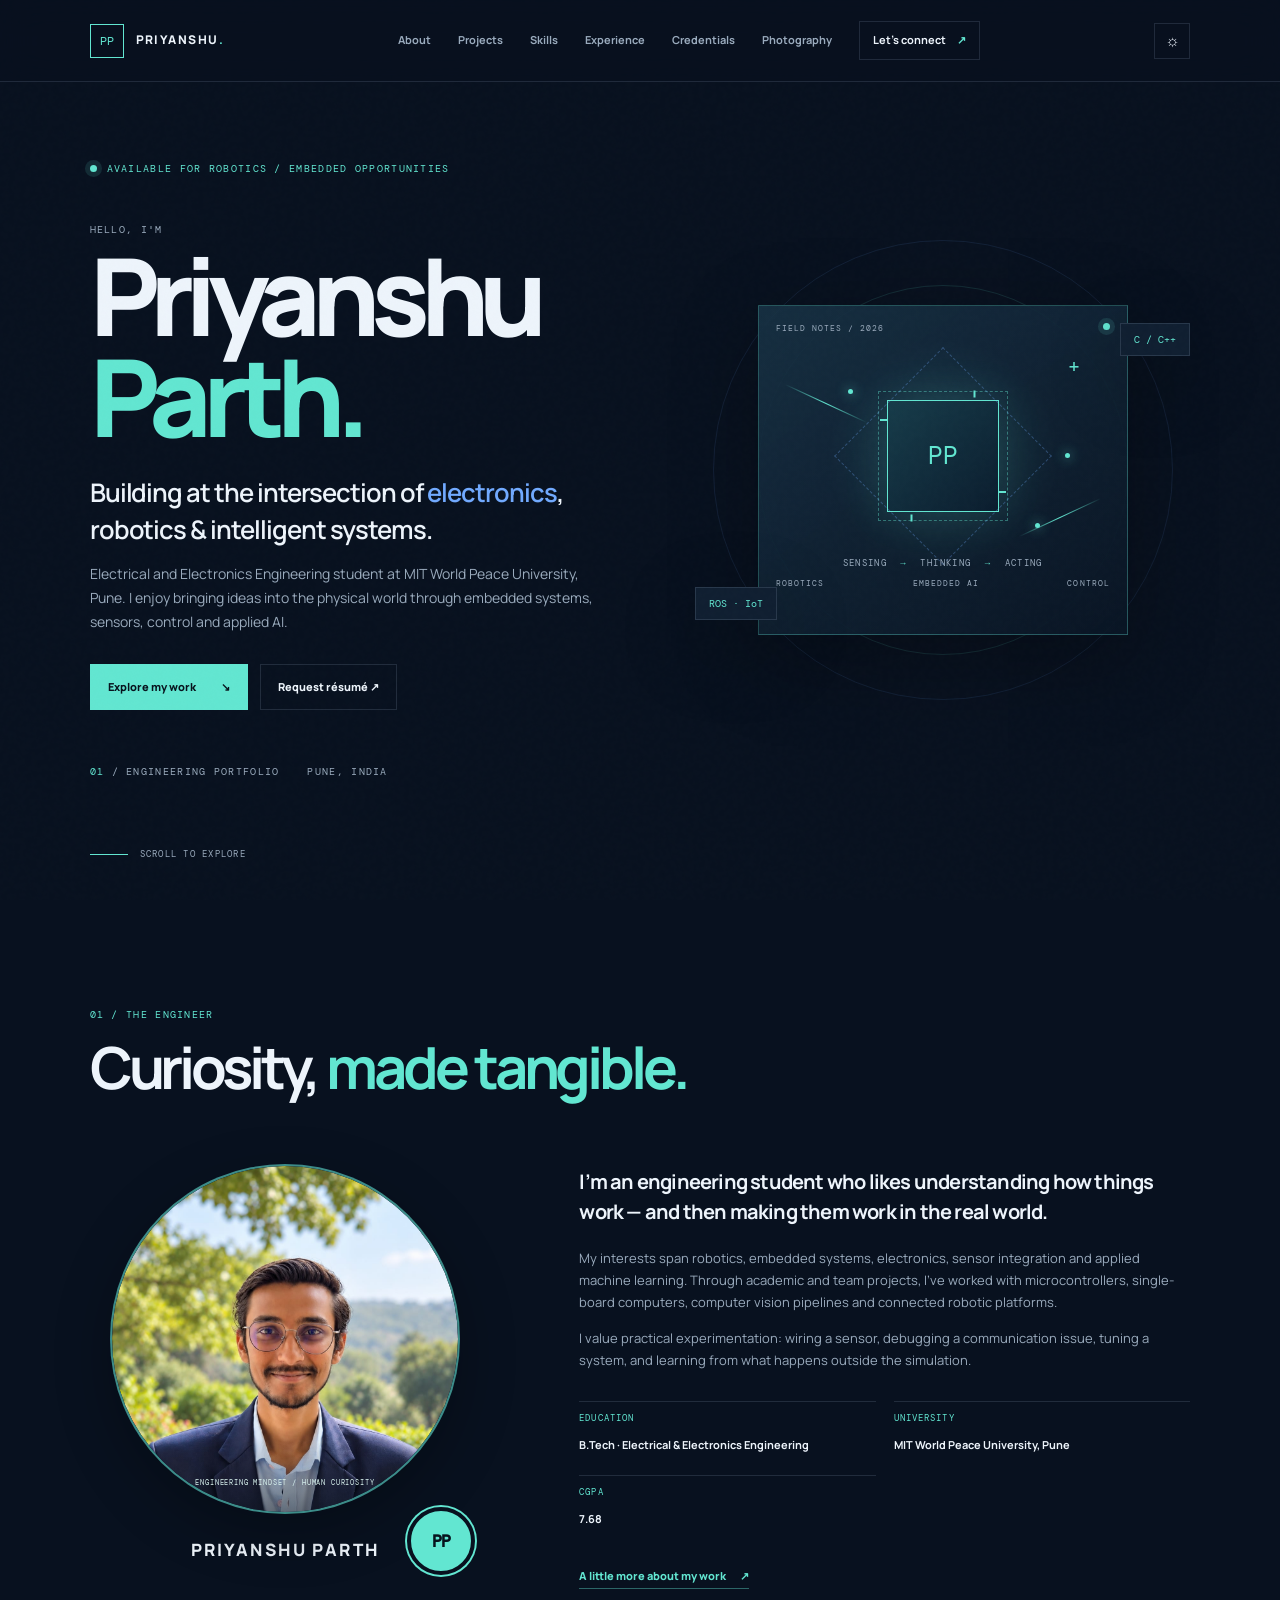
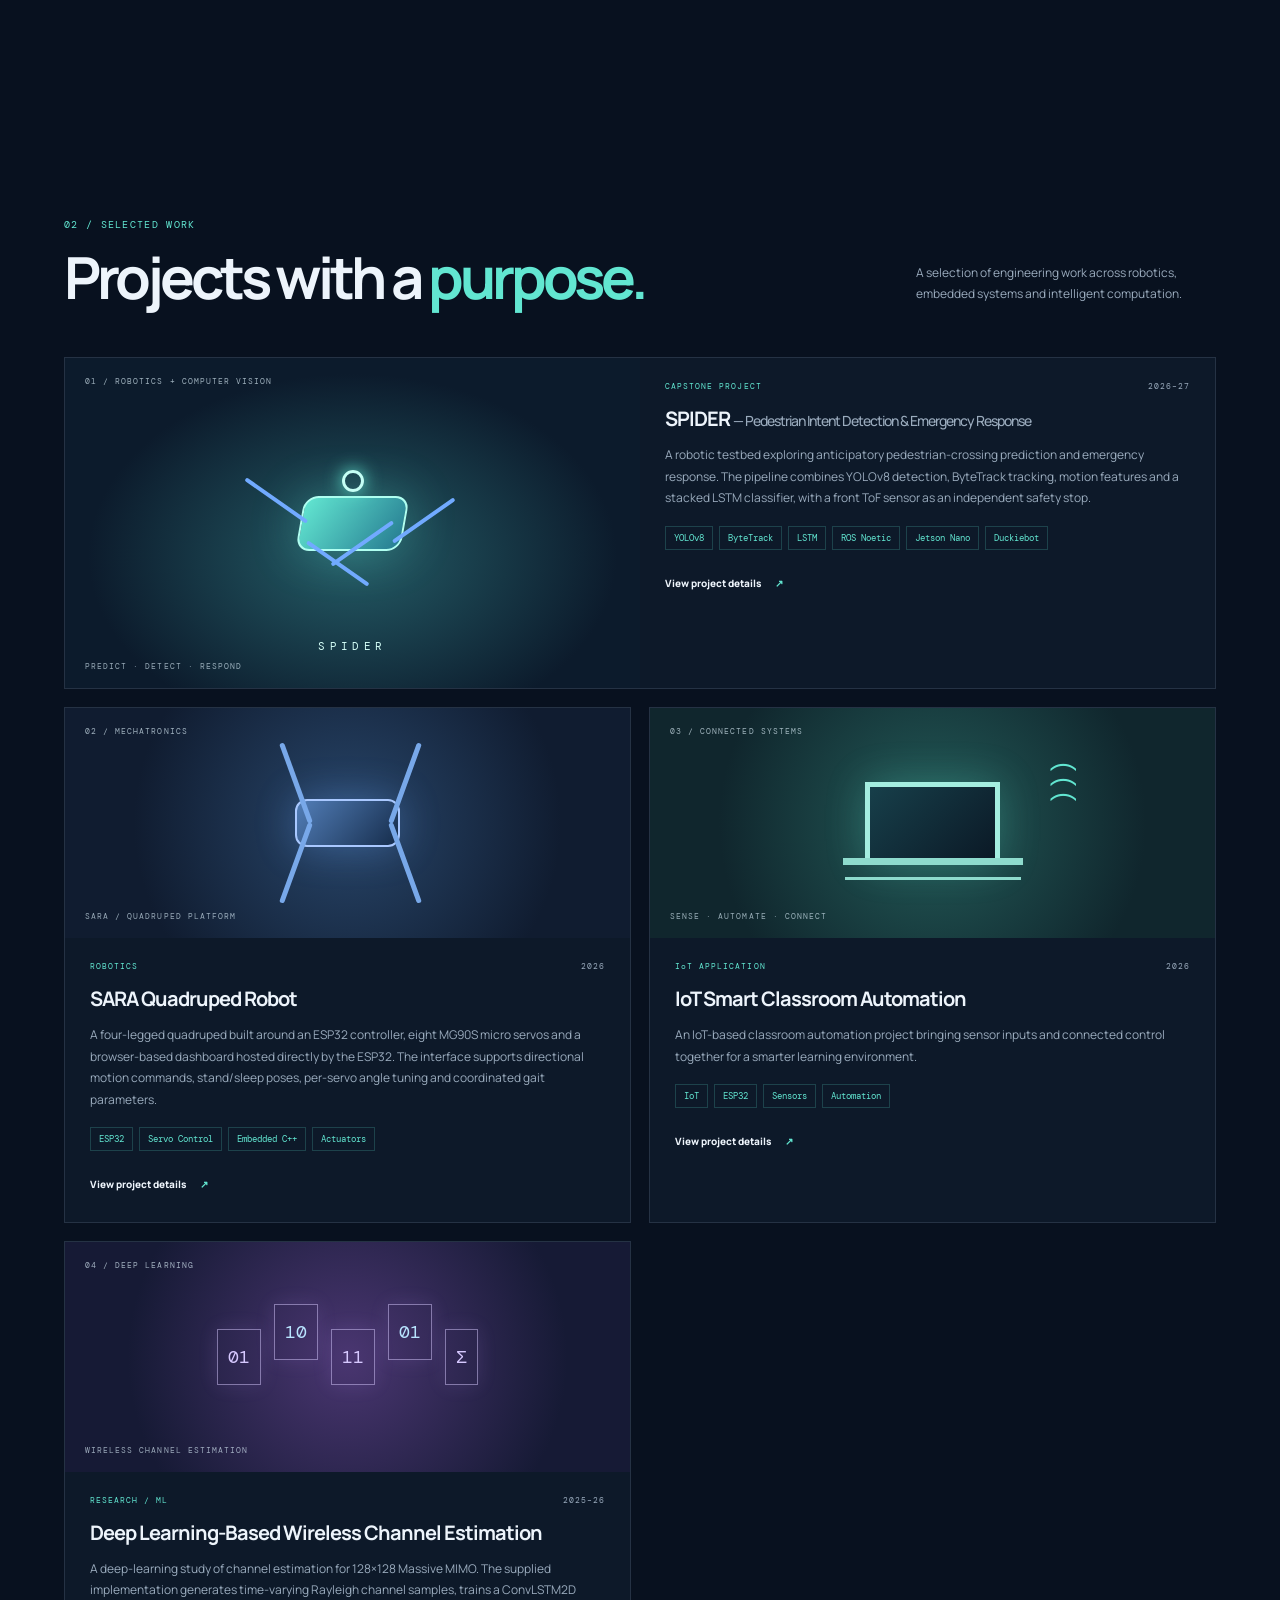
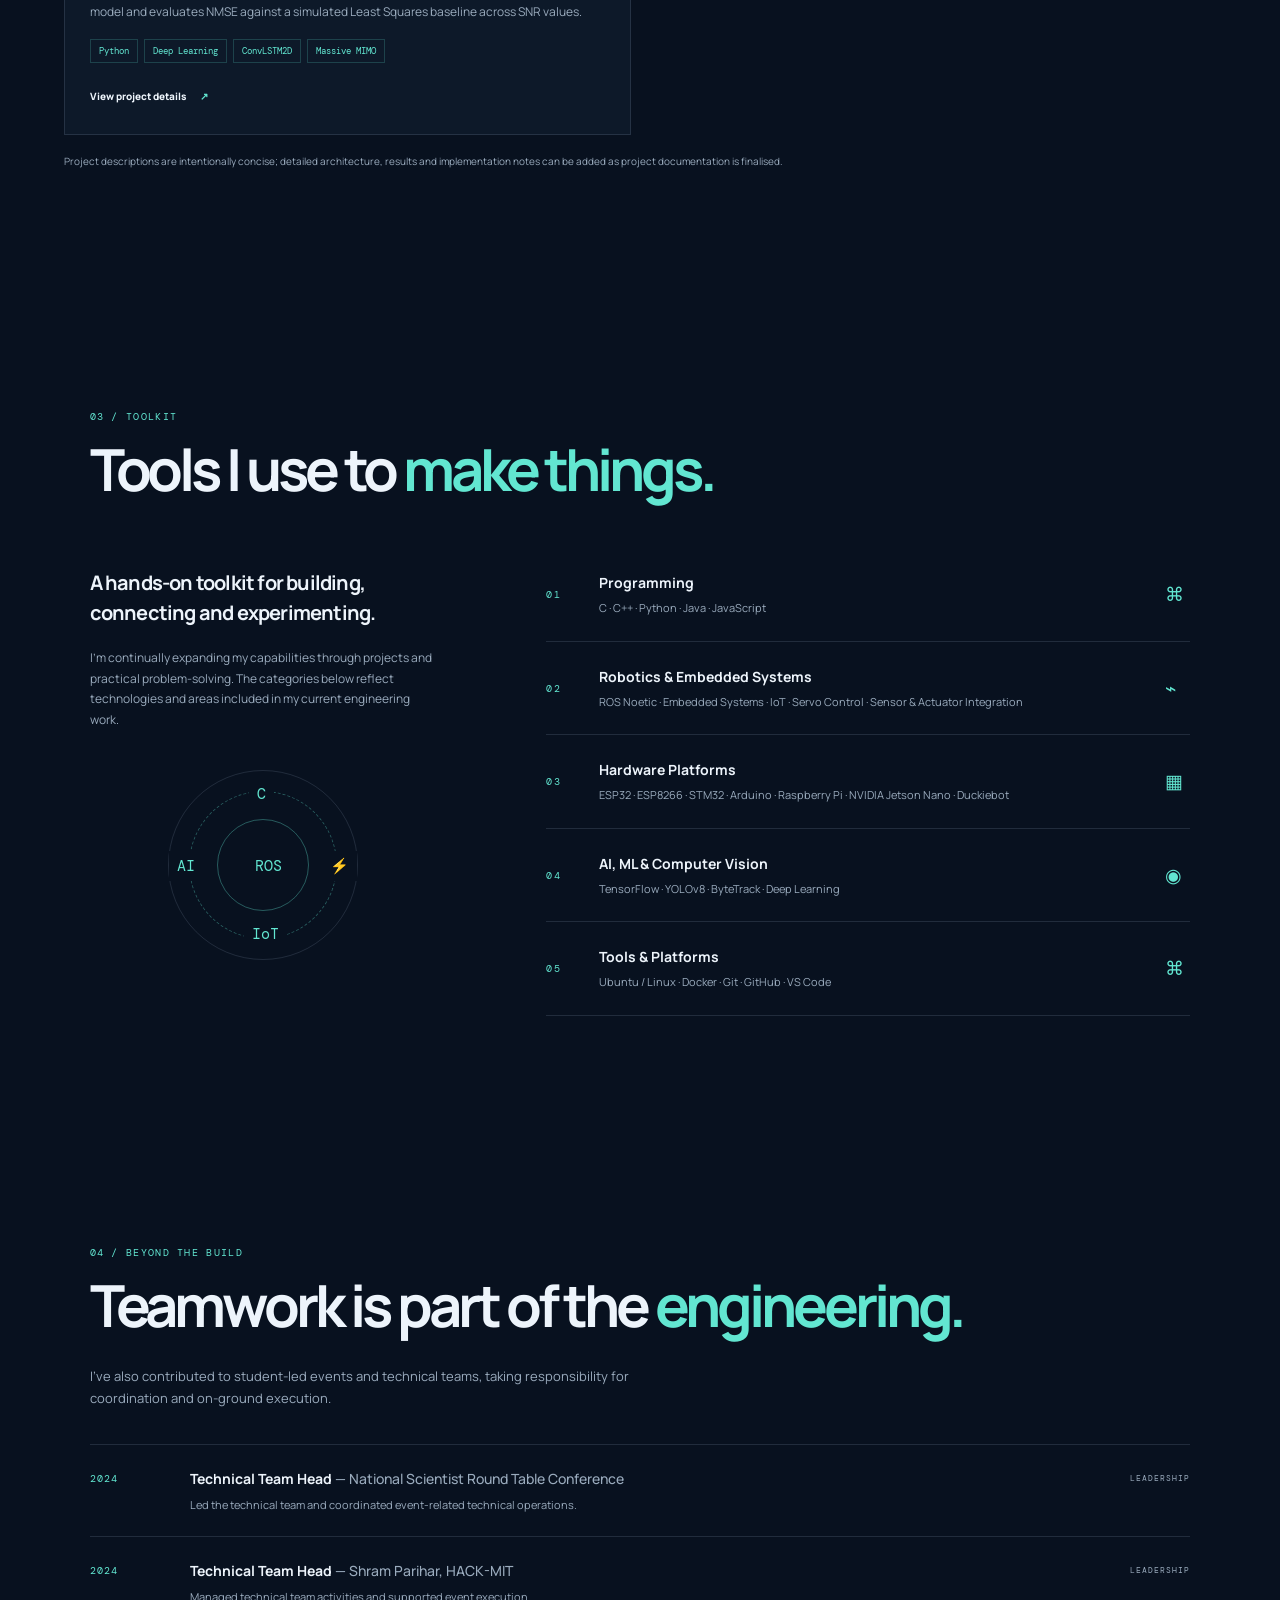
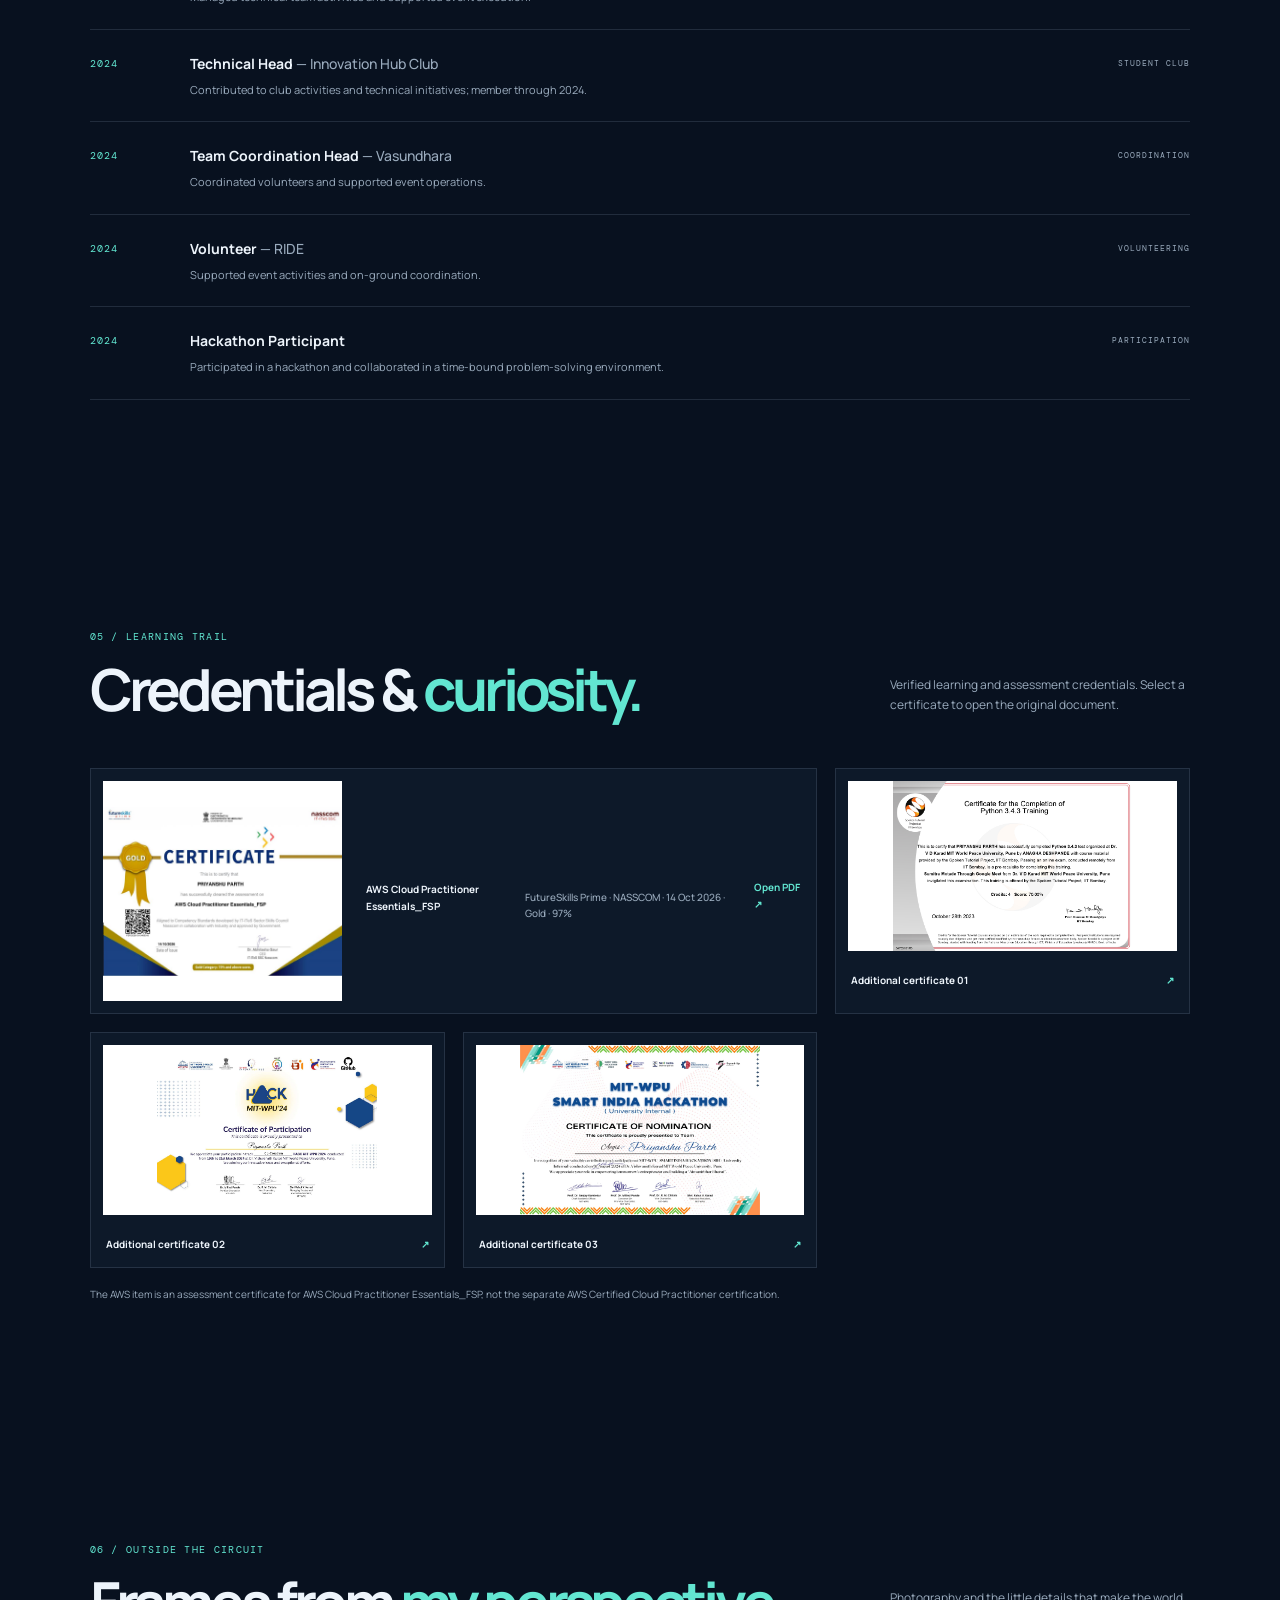
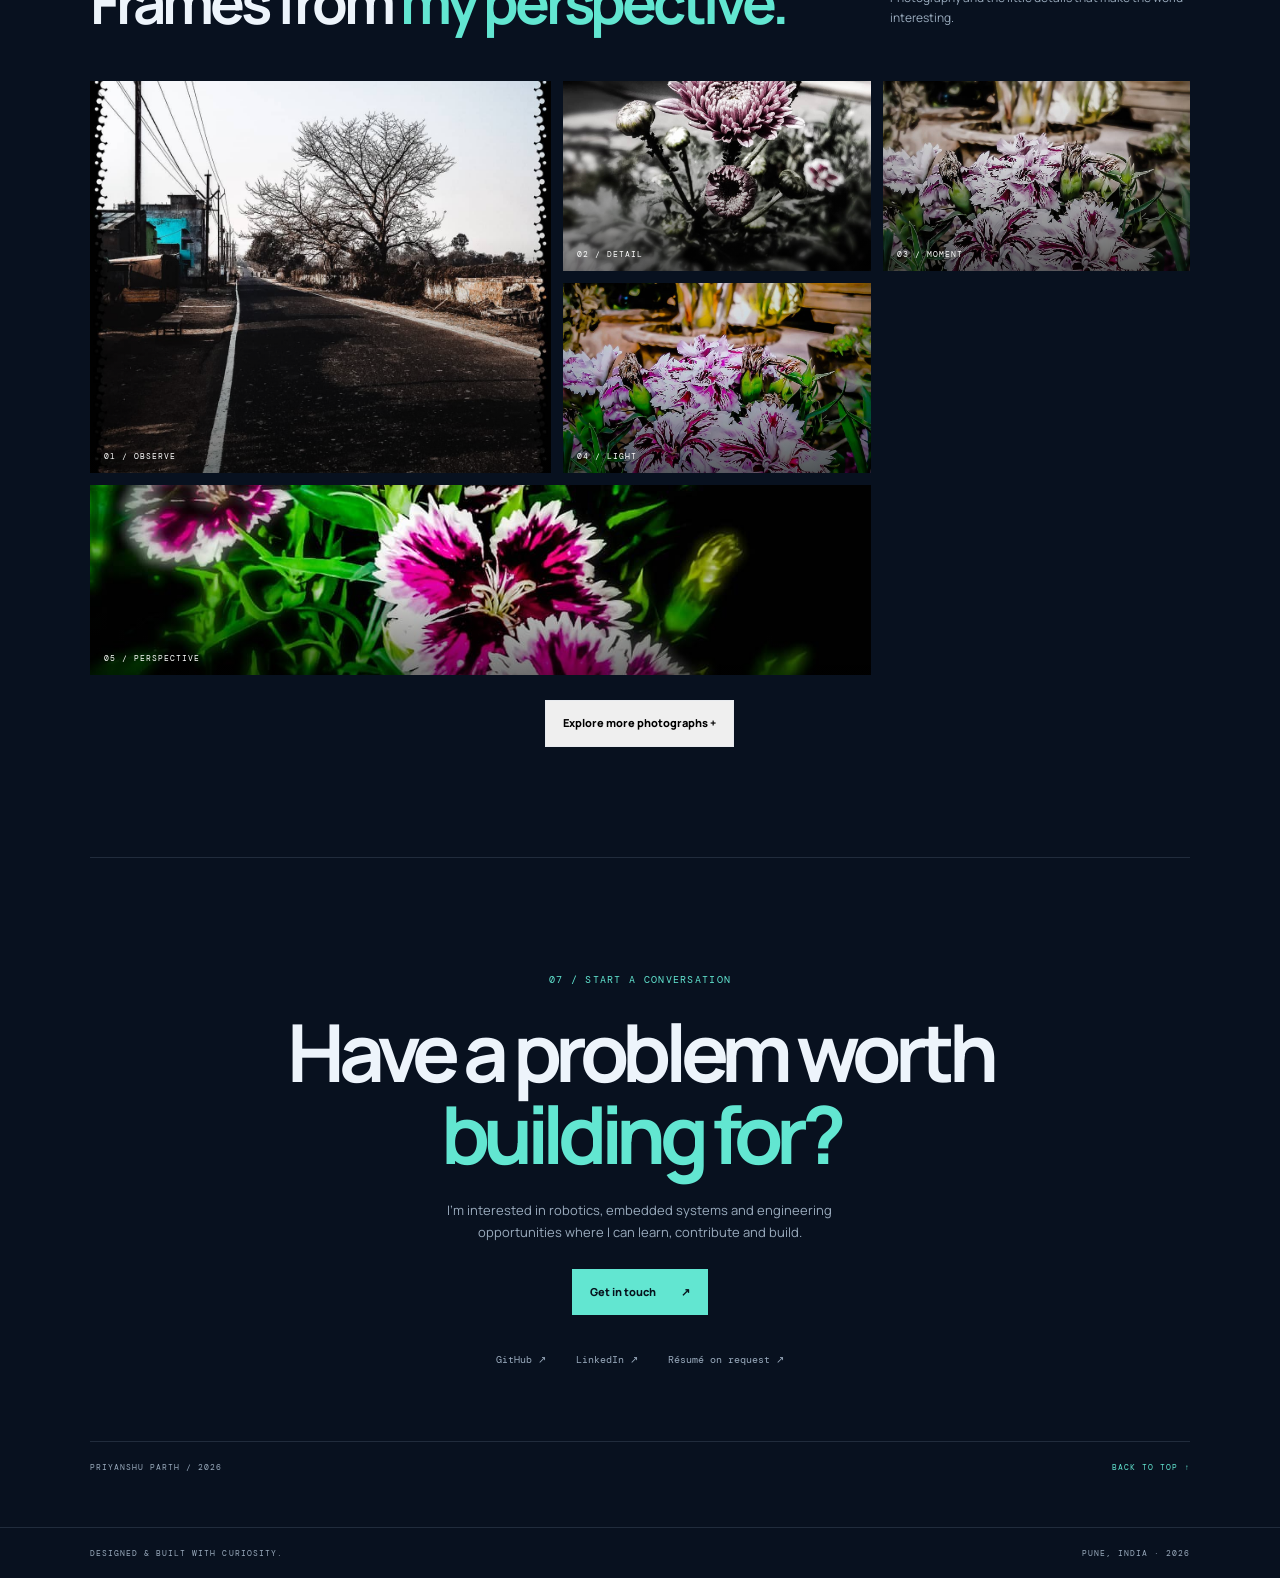
<file: index.html>
<!DOCTYPE html>
<html lang="en">
<head>
  <meta charset="UTF-8">
  <meta name="viewport" content="width=device-width, initial-scale=1.0">
  <meta name="description" content="Portfolio of Priyanshu Parth — Electrical and Electronics Engineering student focused on robotics, embedded systems and intelligent machines.">
  <meta name="theme-color" content="#08111f">
  <title>Priyanshu Parth | Robotics & Embedded Systems</title>
  <link rel="preconnect" href="https://fonts.googleapis.com">
  <link rel="preconnect" href="https://fonts.gstatic.com" crossorigin>
  <link href="https://fonts.googleapis.com/css2?family=DM+Mono:wght@400;500&family=Manrope:wght@400;500;600;700;800&display=swap" rel="stylesheet">
  <link rel="stylesheet" href="style.css">
</head>
<body>
  <div class="noise"></div>
  <header class="site-header">
    <a class="brand" href="#home" aria-label="Priyanshu Parth home"><span class="brand-mark">PP</span><span>PRIYANSHU<span class="brand-dot">.</span></span></a>
    <button class="menu-toggle" id="menuToggle" aria-label="Toggle navigation" aria-expanded="false"><span></span><span></span></button>
    <nav class="nav" id="nav">
      <a href="#about">About</a><a href="#projects">Projects</a><a href="#skills">Skills</a>
      <a href="#experience">Experience</a><a href="#certifications">Credentials</a><a href="#gallery">Photography</a>
      <a class="nav-contact" href="#contact">Let's connect <span>↗</span></a>
    </nav>
    <button class="theme-toggle" id="themeToggle" aria-label="Toggle light and dark theme">☼</button>
  </header>

  <main>
    <section class="hero section-wrap" id="home">
      <div class="hero-copy">
        <div class="eyebrow"><span class="pulse"></span> AVAILABLE FOR ROBOTICS / EMBEDDED OPPORTUNITIES</div>
        <p class="hero-kicker">HELLO, I'M</p>
        <h1>Priyanshu<br><span>Parth.</span></h1>
        <h2>Building at the intersection of <em>electronics</em>, robotics & intelligent systems.</h2>
        <p class="hero-intro">Electrical and Electronics Engineering student at MIT World Peace University, Pune. I enjoy bringing ideas into the physical world through embedded systems, sensors, control and applied AI.</p>
        <div class="hero-actions"><a class="btn btn-primary" href="#projects">Explore my work <span>↘</span></a><a class="btn btn-ghost" href="mailto:priyanshuparth09@gmail.com?subject=Portfolio%20enquiry">Request résumé ↗</a></div>
        <div class="hero-meta"><span><b>01</b> / ENGINEERING PORTFOLIO</span><span>PUNE, INDIA</span></div>
      </div>
      <div class="hero-visual">
        <div class="orbit orbit-one"></div><div class="orbit orbit-two"></div>
        <div class="visual-card">
          <div class="visual-top"><span>FIELD NOTES / 2026</span><span class="live-dot"></span></div>
          <div class="visual-core">
            <div class="crosshair">+</div>
            <div class="chip-graphic"><span>PP</span><i></i><i></i><i></i><i></i></div>
            <div class="circuit-line line-a"></div><div class="circuit-line line-b"></div>
            <div class="node node-a"></div><div class="node node-b"></div>
            <div class="node node-c"></div>
            <p class="visual-caption">SENSING <b>→</b> THINKING <b>→</b> ACTING</p>
          </div>
          <div class="visual-bottom"><span>ROBOTICS</span><span>EMBEDDED AI</span><span>CONTROL</span></div>
        </div>
        <div class="float-tag tag-one">C / C++</div><div class="float-tag tag-two">ROS · IoT</div>
      </div>
      <a class="scroll-cue" href="#about"><span></span> SCROLL TO EXPLORE</a>
    </section>

    <section class="section section-wrap about-section" id="about">
      <div class="section-heading"><p class="eyebrow">01 / THE ENGINEER</p><h2>Curiosity, <span>made tangible.</span></h2></div>
      <div class="about-grid">
        <div class="about-photo-wrap">
          <div class="photo-frame portrait-frame"><img src="assets/profile_picture.jpg" alt="Portrait of Priyanshu Parth"><span>ENGINEERING MINDSET / HUMAN CURIOSITY</span></div>
          <div class="portrait-name">PRIYANSHU PARTH</div>
          <div class="photo-stamp">PP</div>
        </div>
        <div class="about-copy">
          <p class="lead">I’m an engineering student who likes understanding how things work — and then making them work in the real world.</p>
          <p>My interests span robotics, embedded systems, electronics, sensor integration and applied machine learning. Through academic and team projects, I’ve worked with microcontrollers, single-board computers, computer vision pipelines and connected robotic platforms.</p>
          <p>I value practical experimentation: wiring a sensor, debugging a communication issue, tuning a system, and learning from what happens outside the simulation.</p>
          <div class="about-facts">
            <div><span>EDUCATION</span><b>B.Tech · Electrical & Electronics Engineering</b></div>
            <div><span>UNIVERSITY</span><b>MIT World Peace University, Pune</b></div>
            <div><span>CGPA</span><b>7.68</b></div>
          </div>
          <a class="text-link" href="#contact">A little more about my work <span>↗</span></a>
        </div>
      </div>
    </section>

    <section class="section section-wrap projects-section" id="projects">
      <div class="section-heading heading-row"><div><p class="eyebrow">02 / SELECTED WORK</p><h2>Projects with a <span>purpose.</span></h2></div><p class="heading-note">A selection of engineering work across robotics, embedded systems and intelligent computation.</p></div>
      <div class="project-grid">
        <article class="project-card project-featured">
          <div class="project-art spider-art"><div class="art-label">01 / ROBOTICS + COMPUTER VISION</div><div class="spider-graphic"><div class="robot-eye"></div><div class="robot-body"></div><i></i><i></i><i></i><i></i><span>SPIDER</span></div><div class="art-foot">PREDICT · DETECT · RESPOND</div></div>
          <div class="project-info"><div class="project-topline"><span>CAPSTONE PROJECT</span><span>2026–27</span></div><h3>SPIDER <small>— Pedestrian Intent Detection & Emergency Response</small></h3><p>A robotic testbed exploring anticipatory pedestrian-crossing prediction and emergency response. The pipeline combines YOLOv8 detection, ByteTrack tracking, motion features and a stacked LSTM classifier, with a front ToF sensor as an independent safety stop.</p><div class="tags"><span>YOLOv8</span><span>ByteTrack</span><span>LSTM</span><span>ROS Noetic</span><span>Jetson Nano</span><span>Duckiebot</span></div><button class="details-btn" data-project="spider">View project details <b>↗</b></button></div>
        </article>
        <article class="project-card">
          <div class="project-art sara-art"><div class="art-label">02 / MECHATRONICS</div><div class="quad"><div class="quad-body"></div><i></i><i></i><i></i><i></i></div><div class="art-foot">SARA / QUADRUPED PLATFORM</div></div>
          <div class="project-info"><div class="project-topline"><span>ROBOTICS</span><span>2026</span></div><h3>SARA Quadruped Robot</h3><p>A four-legged quadruped built around an ESP32 controller, eight MG90S micro servos and a browser-based dashboard hosted directly by the ESP32. The interface supports directional motion commands, stand/sleep poses, per-servo angle tuning and coordinated gait parameters.</p><div class="tags"><span>ESP32</span><span>Servo Control</span><span>Embedded C++</span><span>Actuators</span></div><button class="details-btn" data-project="sara">View project details <b>↗</b></button></div>
        </article>
        <article class="project-card">
          <div class="project-art classroom-art"><div class="art-label">03 / CONNECTED SYSTEMS</div><div class="classroom"><div class="class-screen"></div><div class="class-desk"></div><div class="wifi-symbol">)))</div></div><div class="art-foot">SENSE · AUTOMATE · CONNECT</div></div>
          <div class="project-info"><div class="project-topline"><span>IoT APPLICATION</span><span>2026</span></div><h3>IoT Smart Classroom Automation</h3><p>An IoT-based classroom automation project bringing sensor inputs and connected control together for a smarter learning environment.</p><div class="tags"><span>IoT</span><span>ESP32</span><span>Sensors</span><span>Automation</span></div><button class="details-btn" data-project="classroom">View project details <b>↗</b></button></div>
        </article>
        <article class="project-card">
          <div class="project-art mimo-art"><div class="art-label">04 / DEEP LEARNING</div><div class="signal-visual"><span>01</span><span>10</span><span>11</span><span>01</span><span>Σ</span></div><div class="art-foot">WIRELESS CHANNEL ESTIMATION</div></div>
          <div class="project-info"><div class="project-topline"><span>RESEARCH / ML</span><span>2025–26</span></div><h3>Deep Learning-Based Wireless Channel Estimation</h3><p>A deep-learning study of channel estimation for 128×128 Massive MIMO. The supplied implementation generates time-varying Rayleigh channel samples, trains a ConvLSTM2D model and evaluates NMSE against a simulated Least Squares baseline across SNR values.</p><div class="tags"><span>Python</span><span>Deep Learning</span><span>ConvLSTM2D</span><span>Massive MIMO</span></div><button class="details-btn" data-project="mimo">View project details <b>↗</b></button></div>
        </article>
      </div>
      <p class="project-note">Project descriptions are intentionally concise; detailed architecture, results and implementation notes can be added as project documentation is finalised.</p>
    </section>

    <section class="section section-wrap skills-section" id="skills">
      <div class="section-heading"><p class="eyebrow">03 / TOOLKIT</p><h2>Tools I use to <span>make things.</span></h2></div>
      <div class="skills-layout">
        <div class="skills-intro"><p class="lead">A hands-on toolkit for building, connecting and experimenting.</p><p>I’m continually expanding my capabilities through projects and practical problem-solving. The categories below reflect technologies and areas included in my current engineering work.</p><div class="skill-orbit"><span>C</span><span>⚡</span><span>IoT</span><span>AI</span><span>ROS</span></div></div>
        <div class="skill-list">
          <div class="skill-row"><span class="skill-index">01</span><div><h3>Programming</h3><p>C · C++ · Python · Java · JavaScript</p></div><span class="skill-symbol">⌘</span></div>
          <div class="skill-row"><span class="skill-index">02</span><div><h3>Robotics & Embedded Systems</h3><p>ROS Noetic · Embedded Systems · IoT · Servo Control · Sensor & Actuator Integration</p></div><span class="skill-symbol">⌁</span></div>
          <div class="skill-row"><span class="skill-index">03</span><div><h3>Hardware Platforms</h3><p>ESP32 · ESP8266 · STM32 · Arduino · Raspberry Pi · NVIDIA Jetson Nano · Duckiebot</p></div><span class="skill-symbol">▦</span></div>
          <div class="skill-row"><span class="skill-index">04</span><div><h3>AI, ML & Computer Vision</h3><p>TensorFlow · YOLOv8 · ByteTrack · Deep Learning</p></div><span class="skill-symbol">◉</span></div>
          <div class="skill-row"><span class="skill-index">05</span><div><h3>Tools & Platforms</h3><p>Ubuntu / Linux · Docker · Git · GitHub · VS Code</p></div><span class="skill-symbol">⌘</span></div>
        </div>
      </div>
    </section>

    <section class="section section-wrap experience-section" id="experience">
      <div class="section-heading"><p class="eyebrow">04 / BEYOND THE BUILD</p><h2>Teamwork is part of the <span>engineering.</span></h2></div>
      <p class="section-intro">I’ve also contributed to student-led events and technical teams, taking responsibility for coordination and on-ground execution.</p>
      <div class="timeline">
        <div class="timeline-item"><span class="timeline-year">2024</span><div><h3>Technical Team Head <span>— National Scientist Round Table Conference</span></h3><p>Led the technical team and coordinated event-related technical operations.</p></div><span class="timeline-type">LEADERSHIP</span></div>
        <div class="timeline-item"><span class="timeline-year">2024</span><div><h3>Technical Team Head <span>— Shram Parihar, HACK-MIT</span></h3><p>Managed technical team activities and supported event execution.</p></div><span class="timeline-type">LEADERSHIP</span></div>
        <div class="timeline-item"><span class="timeline-year">2024</span><div><h3>Technical Head <span>— Innovation Hub Club</span></h3><p>Contributed to club activities and technical initiatives; member through 2024.</p></div><span class="timeline-type">STUDENT CLUB</span></div>
        <div class="timeline-item"><span class="timeline-year">2024</span><div><h3>Team Coordination Head <span>— Vasundhara</span></h3><p>Coordinated volunteers and supported event operations.</p></div><span class="timeline-type">COORDINATION</span></div>
        <div class="timeline-item"><span class="timeline-year">2024</span><div><h3>Volunteer <span>— RIDE</span></h3><p>Supported event activities and on-ground coordination.</p></div><span class="timeline-type">VOLUNTEERING</span></div>
        <div class="timeline-item"><span class="timeline-year">2024</span><div><h3>Hackathon Participant</h3><p>Participated in a hackathon and collaborated in a time-bound problem-solving environment.</p></div><span class="timeline-type">PARTICIPATION</span></div>
      </div>
    </section>

    <section class="section section-wrap credentials-section" id="certifications">
      <div class="section-heading heading-row"><div><p class="eyebrow">05 / LEARNING TRAIL</p><h2>Credentials & <span>curiosity.</span></h2></div><p class="heading-note">Verified learning and assessment credentials. Select a certificate to open the original document.</p></div>
      <div class="certificate-grid">
        <a class="certificate-card certificate-featured" href="assets/AWS-Cloud-Practitioner-Essentials-FSP.pdf" target="_blank" rel="noreferrer"><img src="assets/aws-cloud-practitioner-certificate.jpg" alt="AWS Cloud Practitioner Essentials FutureSkills Prime Gold certificate"><span><span><strong>AWS Cloud Practitioner Essentials_FSP</strong><small>FutureSkills Prime · NASSCOM · 14 Oct 2026 · Gold · 97%</small></span><b>Open PDF ↗</b></span></a>
        <a class="certificate-card" href="assets/Certificate-1.jpg" target="_blank" rel="noreferrer"><img src="assets/Certificate-1.jpg" alt="Previously uploaded certificate 1"><span>Additional certificate 01 <b>↗</b></span></a>
        <a class="certificate-card" href="assets/Certificate-2.jpg" target="_blank" rel="noreferrer"><img src="assets/Certificate-2.jpg" alt="Previously uploaded certificate 2"><span>Additional certificate 02 <b>↗</b></span></a>
        <a class="certificate-card" href="assets/Certificate-3.jpg" target="_blank" rel="noreferrer"><img src="assets/Certificate-3.jpg" alt="Previously uploaded certificate 3"><span>Additional certificate 03 <b>↗</b></span></a>
      </div>
      <p class="small-note">The AWS item is an assessment certificate for AWS Cloud Practitioner Essentials_FSP, not the separate AWS Certified Cloud Practitioner certification.</p>
    </section>

    <section class="section section-wrap gallery-section" id="gallery">
      <div class="section-heading heading-row"><div><p class="eyebrow">06 / OUTSIDE THE CIRCUIT</p><h2>Frames from <span>my perspective.</span></h2></div><p class="heading-note">Photography and the little details that make the world interesting.</p></div>
      <div class="gallery-grid" id="galleryGrid">
        <figure class="gallery-item gallery-large"><img src="assets/1.jpg" alt="Photography gallery image 1" loading="lazy"><figcaption>01 / OBSERVE</figcaption></figure>
        <figure class="gallery-item"><img src="assets/2.jpg" alt="Photography gallery image 2" loading="lazy"><figcaption>02 / DETAIL</figcaption></figure>
        <figure class="gallery-item"><img src="assets/3.jpg" alt="Photography gallery image 3" loading="lazy"><figcaption>03 / MOMENT</figcaption></figure>
        <figure class="gallery-item"><img src="assets/4.jpg" alt="Photography gallery image 4" loading="lazy"><figcaption>04 / LIGHT</figcaption></figure>
        <figure class="gallery-item gallery-wide"><img src="assets/5.jpg" alt="Photography gallery image 5" loading="lazy"><figcaption>05 / PERSPECTIVE</figcaption></figure>
      </div>
      <div class="gallery-controls"><button id="loadMorePhotos" class="btn btn-ghost">Explore more photographs +</button></div>
    </section>

    <section class="contact-section section-wrap" id="contact">
      <p class="eyebrow">07 / START A CONVERSATION</p>
      <h2>Have a problem worth<br><span>building for?</span></h2>
      <p>I’m interested in robotics, embedded systems and engineering opportunities where I can learn, contribute and build.</p>
      <a class="btn btn-primary" href="mailto:priyanshuparth09@gmail.com">Get in touch <span>↗</span></a>
      <div class="contact-links">
        <a href="https://github.com/Priyanshu-Parth1411" target="_blank" rel="noreferrer">GitHub ↗</a>
        <a href="https://www.linkedin.com/" target="_blank" rel="noreferrer">LinkedIn ↗</a>
        <a href="mailto:priyanshuparth09@gmail.com?subject=Résumé%20request">Résumé on request ↗</a>
      </div>
      <div class="contact-bottom"><span>PRIYANSHU PARTH / 2026</span><a href="#home">BACK TO TOP ↑</a></div>
    </section>
  </main>

  <footer><span>DESIGNED & BUILT WITH CURIOSITY.</span><span>PUNE, INDIA · <span id="year"></span></span></footer>

  <div class="modal" id="projectModal" aria-hidden="true">
    <div class="modal-backdrop" data-close-modal></div>
    <div class="modal-panel" role="dialog" aria-modal="true" aria-labelledby="modalTitle">
      <button class="modal-close" data-close-modal aria-label="Close project details">×</button>
      <p class="eyebrow" id="modalEyebrow">PROJECT / DETAILS</p>
      <h2 id="modalTitle"></h2><p id="modalDescription"></p>
      <div class="modal-detail-grid"><div><span>OVERVIEW</span><p id="modalOverview"></p></div><div><span>TECHNOLOGIES</span><p id="modalTech"></p></div></div>
      <div id="modalMedia" class="modal-media"></div>
      <a id="modalResource" class="text-link" href="#" target="_blank" rel="noreferrer">Open project resource ↗</a>
    </div>
  </div>
  <script src="script.js"></script>
</body>
</html>
</file>
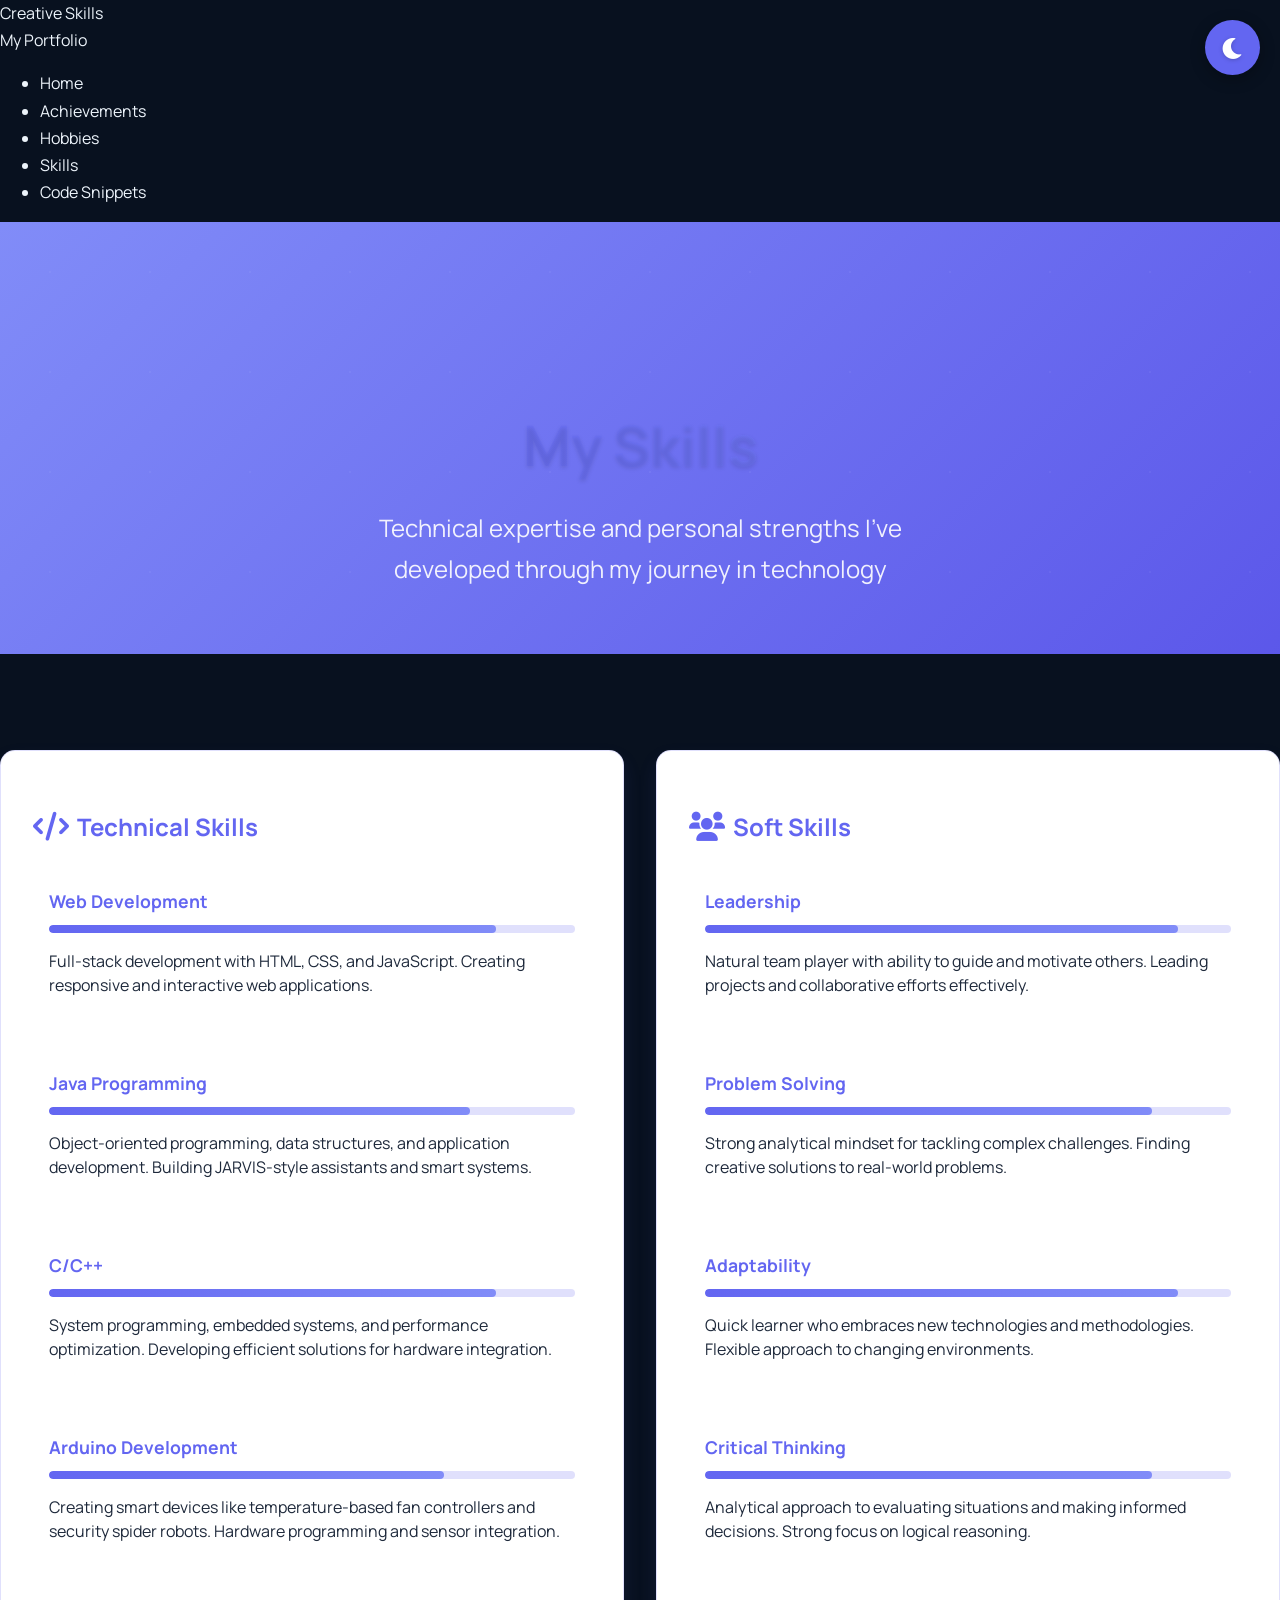
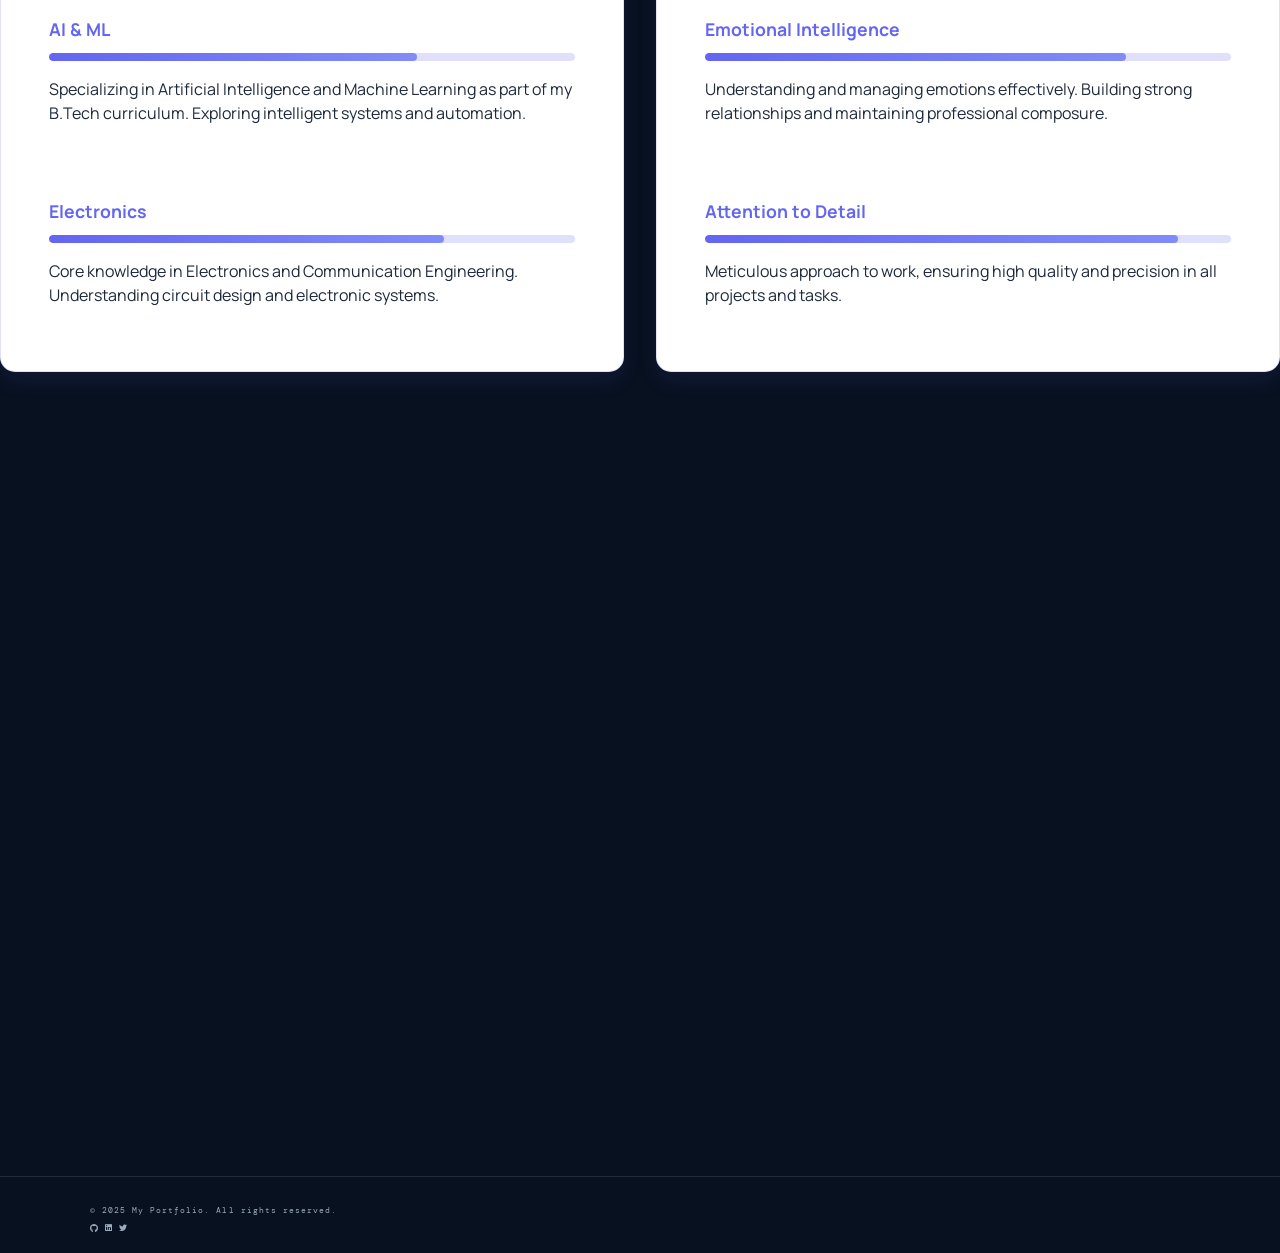
<file: skills.html>
Creative Skills<!DOCTYPE html>
<html lang="en">
<head>
    <meta charset="UTF-8">
    <meta name="viewport" content="width=device-width, initial-scale=1.0">
    <title>My Portfolio - Skills</title>
    <link rel="stylesheet" href="style.css">
    <link rel="stylesheet" href="https://cdnjs.cloudflare.com/ajax/libs/font-awesome/6.0.0/css/all.min.css">
    <link rel="stylesheet" href="https://cdnjs.cloudflare.com/ajax/libs/animate.css/4.1.1/animate.min.css">
    <style>
        :root {
            --accent-color: #6366f1;
            --accent-hover: #4f46e5;
            --text-color: #1e293b;
            --bg-color: #f8fafc;
            --card-bg: #ffffff;
            --card-shadow: 0 10px 20px rgba(99, 102, 241, 0.1);
            --nav-bg: #ffffff;
            --border-color: rgba(99, 102, 241, 0.2);
            --gradient-start: #6366f1;
            --gradient-end: #818cf8;
        }

        [data-theme="dark"] {
            --accent-color: #818cf8;
            --accent-hover: #6366f1;
            --text-color: #f1f5f9;
            --bg-color: #0f172a;
            --card-bg: #1e293b;
            --card-shadow: 0 10px 20px rgba(0, 0, 0, 0.3);
            --nav-bg: #1e293b;
            --border-color: rgba(129, 140, 248, 0.2);
            --gradient-start: #818cf8;
            --gradient-end: #a5b4fc;
        }

        @keyframes float {
            0% { transform: translateY(0px); }
            50% { transform: translateY(-10px); }
            100% { transform: translateY(0px); }
        }

        @keyframes gradient {
            0% { background-position: 0% 50%; }
            50% { background-position: 100% 50%; }
            100% { background-position: 0% 50%; }
        }

        @keyframes slideInFromLeft {
            0% { transform: translateX(-100%); opacity: 0; }
            100% { transform: translateX(0); opacity: 1; }
        }

        @keyframes slideInFromRight {
            0% { transform: translateX(100%); opacity: 0; }
            100% { transform: translateX(0); opacity: 1; }
        }

        .theme-toggle {
            position: fixed;
            top: 20px;
            right: 20px;
            z-index: 99999;
            background: var(--accent-color);
            color: white;
            border: none;
            width: 55px;
            height: 55px;
            border-radius: 50%;
            cursor: pointer;
            display: flex;
            align-items: center;
            justify-content: center;
            transition: all 0.3s ease;
            box-shadow: 0 4px 15px rgba(0, 0, 0, 0.3);
            transform: translateZ(0);
            will-change: transform;
            animation: float 3s ease-in-out infinite;
        }

        .theme-toggle:hover {
            background: var(--accent-hover);
            transform: scale(1.1) translateZ(0);
            box-shadow: 0 6px 20px rgba(0, 0, 0, 0.4);
        }

        .theme-toggle i {
            font-size: 1.5rem;
            filter: drop-shadow(0 1px 2px rgba(0, 0, 0, 0.2));
        }

        .page-header {
            background: linear-gradient(-45deg, var(--gradient-start), var(--gradient-end), #4f46e5, #818cf8);
            background-size: 400% 400%;
            animation: gradient 15s ease infinite;
            color: white;
            padding: 8rem 0 4rem;
            position: relative;
            overflow: hidden;
            text-align: center;
        }

        .page-header::before {
            content: '';
            position: absolute;
            top: 0;
            left: 0;
            width: 100%;
            height: 100%;
            background: url('data:image/svg+xml;utf8,<svg xmlns="http://www.w3.org/2000/svg" width="100" height="100" viewBox="0 0 100 100"><rect width="100" height="100" fill="none"/><circle cx="50" cy="50" r="1" fill="rgba(255,255,255,0.2)"/></svg>');
            opacity: 0.3;
            animation: float 6s ease-in-out infinite;
        }

        .page-header h1 {
            font-size: 3.5rem;
            margin-bottom: 1rem;
            text-shadow: 0 2px 4px rgba(0, 0, 0, 0.1);
            animation: slideInFromLeft 1s ease-out;
            color: white;
            background: linear-gradient(45deg, var(--gradient-start), var(--gradient-end));
            background-size: 200% 200%;
            animation: gradient 3s ease infinite;
            -webkit-background-clip: text;
            -webkit-text-fill-color: transparent;
        }

        .page-header p {
            font-size: 1.5rem;
            max-width: 600px;
            margin: 0 auto;
            opacity: 0.9;
            animation: slideInFromRight 1s ease-out;
            color: white;
        }

        .skills-grid {
            display: grid;
            grid-template-columns: repeat(auto-fit, minmax(300px, 1fr));
            gap: 2rem;
            padding: 2rem 0;
        }

        .skill-category.compact {
            grid-column: span 1;
            max-width: 100%;
        }

        @media (min-width: 992px) {
            .skills-grid {
                grid-template-columns: repeat(2, 1fr);
            }
            
            .skill-category.compact {
                grid-column: span 1;
            }
        }

        @media (max-width: 991px) {
            .skills-grid {
                grid-template-columns: 1fr;
            }
        }

        @keyframes fadeInUp {
            0% {
                opacity: 0;
                transform: translateY(30px);
            }
            100% {
                opacity: 1;
                transform: translateY(0);
            }
        }

        @keyframes pulse {
            0% {
                box-shadow: 0 0 0 0 rgba(99, 102, 241, 0.4);
            }
            70% {
                box-shadow: 0 0 0 10px rgba(99, 102, 241, 0);
            }
            100% {
                box-shadow: 0 0 0 0 rgba(99, 102, 241, 0);
            }
        }

        .skill-category {
            background: var(--card-bg);
            border-radius: 15px;
            padding: 2rem;
            box-shadow: var(--card-shadow);
            border: 1px solid var(--border-color);
            opacity: 1;
            transform: translateY(0);
            transition: all 0.6s cubic-bezier(0.4, 0, 0.2, 1);
            position: relative;
            z-index: 1;
            animation: fadeInUp 0.8s ease-out forwards;
        }

        .skill-category:hover {
            transform: translateY(-5px);
            box-shadow: 0 15px 30px rgba(99, 102, 241, 0.15);
            border-color: var(--accent-color);
            animation: pulse 1.5s infinite;
        }

        .skill-category h3 {
            color: var(--accent-color);
            font-size: 1.5rem;
            margin-bottom: 1.5rem;
            display: flex;
            align-items: center;
            gap: 0.5rem;
            animation: slideInFromLeft 1s ease-out;
        }

        .skill-category h3 i {
            font-size: 1.8rem;
        }

        .skill-items {
            display: flex;
            flex-direction: column;
            gap: 1.5rem;
        }

        .skill-item {
            display: flex;
            flex-direction: column;
            gap: 0.5rem;
            opacity: 1;
            transform: translateX(0);
            transition: all 0.6s cubic-bezier(0.4, 0, 0.2, 1);
            padding: 1rem;
            border-radius: 8px;
            background: var(--card-bg);
            position: relative;
            z-index: 2;
            animation: fadeInUp 0.8s ease-out forwards;
            animation-delay: calc(var(--item-index, 0) * 0.1s);
        }

        .skill-item.animate-fade-up {
            opacity: 1;
            transform: translateX(0);
        }

        .skill-item:hover {
            transform: translateX(5px);
            background: var(--border-color);
        }

        .skill-name {
            color: var(--accent-color);
            font-size: 1.1rem;
            font-weight: 700;
            position: relative;
            z-index: 3;
            animation: slideInFromRight 1s ease-out;
        }

        .skill-level {
            height: 8px;
            background: var(--border-color);
            border-radius: 4px;
            overflow: hidden;
        }

        .skill-progress {
            height: 100%;
            background: linear-gradient(to right, var(--gradient-start), var(--gradient-end));
            border-radius: 4px;
            transform: scaleX(0);
            transform-origin: left;
            transition: transform 1s cubic-bezier(0.4, 0, 0.2, 1);
        }

        .skill-item.animate-fade-up .skill-progress {
            transform: scaleX(1);
        }

        .skill-description {
            color: var(--text-color);
            font-size: 1rem;
            opacity: 1;
            margin-top: 0.5rem;
            line-height: 1.5;
            position: relative;
            z-index: 3;
        }

        .section {
            padding: 4rem 0;
            position: relative;
            z-index: 1;
        }

        .skill-card {
            animation: float 3s ease-in-out infinite;
        }

        .skill-card:hover {
            animation: none;
            transform: translateY(-5px);
        }

        .skill-icon {
            animation: float 3s ease-in-out infinite;
        }

        .skill-card:hover .skill-icon {
            animation: none;
            transform: scale(1.1);
        }

        .progress-bar {
            animation: slideInFromLeft 1s ease-out;
        }
    </style>
</head>
<body>
    <!-- Theme Toggle -->
    <button class="theme-toggle" onclick="toggleTheme()">
        <i class="fas fa-moon"></i>
    </button>

    <!-- Navigation -->
    <nav class="top-nav">
        <div class="container">
            <a href="index.html" class="logo">My Portfolio</a>
            <ul class="nav-links">
                <li><a href="index.html">Home</a></li>
                <li><a href="achievements.html">Achievements</a></li>
                <li><a href="hobbies.html">Hobbies</a></li>
                <li><a href="skills.html" class="active">Skills</a></li>
                <li><a href="snippets.html">Code Snippets</a></li>
            </ul>
        </div>
    </nav>

    <!-- Page Header -->
    <section class="page-header">
        <div class="container">
            <h1>My Skills</h1>
            <p>Technical expertise and personal strengths I've developed through my journey in technology</p>
        </div>
    </section>

    <!-- Skills Content -->
    <section class="section">
        <div class="container">
            <div class="skills-grid">
                <div class="skill-category animate-on-scroll">
                    <h3><i class="fas fa-code"></i> Technical Skills</h3>
                    <div class="skill-items">
                        <div class="skill-item" style="--item-index: 1">
                            <span class="skill-name">Web Development</span>
                            <div class="skill-level">
                                <div class="skill-progress" style="width: 85%"></div>
                            </div>
                            <p class="skill-description">Full-stack development with HTML, CSS, and JavaScript. Creating responsive and interactive web applications.</p>
                        </div>
                        <div class="skill-item" style="--item-index: 2">
                            <span class="skill-name">Java Programming</span>
                            <div class="skill-level">
                                <div class="skill-progress" style="width: 80%"></div>
                            </div>
                            <p class="skill-description">Object-oriented programming, data structures, and application development. Building JARVIS-style assistants and smart systems.</p>
                        </div>
                        <div class="skill-item" style="--item-index: 3">
                            <span class="skill-name">C/C++</span>
                            <div class="skill-level">
                                <div class="skill-progress" style="width: 85%"></div>
                            </div>
                            <p class="skill-description">System programming, embedded systems, and performance optimization. Developing efficient solutions for hardware integration.</p>
                        </div>
                        <div class="skill-item" style="--item-index: 4">
                            <span class="skill-name">Arduino Development</span>
                            <div class="skill-level">
                                <div class="skill-progress" style="width: 75%"></div>
                            </div>
                            <p class="skill-description">Creating smart devices like temperature-based fan controllers and security spider robots. Hardware programming and sensor integration.</p>
                        </div>
                        <div class="skill-item" style="--item-index: 5">
                            <span class="skill-name">AI & ML</span>
                            <div class="skill-level">
                                <div class="skill-progress" style="width: 70%"></div>
                            </div>
                            <p class="skill-description">Specializing in Artificial Intelligence and Machine Learning as part of my B.Tech curriculum. Exploring intelligent systems and automation.</p>
                        </div>
                        <div class="skill-item" style="--item-index: 6">
                            <span class="skill-name">Electronics</span>
                            <div class="skill-level">
                                <div class="skill-progress" style="width: 75%"></div>
                            </div>
                            <p class="skill-description">Core knowledge in Electronics and Communication Engineering. Understanding circuit design and electronic systems.</p>
                        </div>
                    </div>
                </div>

                <div class="skill-category animate-on-scroll">
                    <h3><i class="fas fa-users"></i> Soft Skills</h3>
                    <div class="skill-items">
                        <div class="skill-item" style="--item-index: 1">
                            <span class="skill-name">Leadership</span>
                            <div class="skill-level">
                                <div class="skill-progress" style="width: 90%"></div>
                            </div>
                            <p class="skill-description">Natural team player with ability to guide and motivate others. Leading projects and collaborative efforts effectively.</p>
                        </div>
                        <div class="skill-item" style="--item-index: 2">
                            <span class="skill-name">Problem Solving</span>
                            <div class="skill-level">
                                <div class="skill-progress" style="width: 85%"></div>
                            </div>
                            <p class="skill-description">Strong analytical mindset for tackling complex challenges. Finding creative solutions to real-world problems.</p>
                        </div>
                        <div class="skill-item" style="--item-index: 3">
                            <span class="skill-name">Adaptability</span>
                            <div class="skill-level">
                                <div class="skill-progress" style="width: 90%"></div>
                            </div>
                            <p class="skill-description">Quick learner who embraces new technologies and methodologies. Flexible approach to changing environments.</p>
                        </div>
                        <div class="skill-item" style="--item-index: 4">
                            <span class="skill-name">Critical Thinking</span>
                            <div class="skill-level">
                                <div class="skill-progress" style="width: 85%"></div>
                            </div>
                            <p class="skill-description">Analytical approach to evaluating situations and making informed decisions. Strong focus on logical reasoning.</p>
                        </div>
                        <div class="skill-item" style="--item-index: 5">
                            <span class="skill-name">Emotional Intelligence</span>
                            <div class="skill-level">
                                <div class="skill-progress" style="width: 80%"></div>
                            </div>
                            <p class="skill-description">Understanding and managing emotions effectively. Building strong relationships and maintaining professional composure.</p>
                        </div>
                        <div class="skill-item" style="--item-index: 6">
                            <span class="skill-name">Attention to Detail</span>
                            <div class="skill-level">
                                <div class="skill-progress" style="width: 90%"></div>
                            </div>
                            <p class="skill-description">Meticulous approach to work, ensuring high quality and precision in all projects and tasks.</p>
                        </div>
                    </div>
                </div>

                <div class="skill-category animate-on-scroll compact">
                    <h3><i class="fas fa-palette"></i> Creative Skills</h3>
                    <div class="skill-items">
                        <div class="skill-item" style="--item-index: 1">
                            <span class="skill-name">Nature Photography</span>
                            <div class="skill-level">
                                <div class="skill-progress" style="width: 85%"></div>
                            </div>
                            <p class="skill-description">Capturing the beauty of nature through photography. Finding inspiration in outdoor environments.</p>
                        </div>
                        <div class="skill-item" style="--item-index: 2">
                            <span class="skill-name">Sketching</span>
                            <div class="skill-level">
                                <div class="skill-progress" style="width: 75%"></div>
                            </div>
                            <p class="skill-description">Expressing creativity through drawing and sketching. Developing visual thinking skills.</p>
                        </div>
                        <div class="skill-item" style="--item-index: 3">
                            <span class="skill-name">Photo Editing</span>
                            <div class="skill-level">
                                <div class="skill-progress" style="width: 80%"></div>
                            </div>
                            <p class="skill-description">Enhancing and transforming images using digital tools. Creating visually appealing content.</p>
                        </div>
                    </div>
                </div>

                <div class="skill-category animate-on-scroll compact">
                    <h3><i class="fas fa-graduation-cap"></i> Education</h3>
                    <div class="skill-items">
                        <div class="skill-item" style="--item-index: 1">
                            <span class="skill-name">B.Tech in ECE</span>
                            <div class="skill-level">
                                <div class="skill-progress" style="width: 100%"></div>
                            </div>
                            <p class="skill-description">Electronics and Communication Engineering with AI & ML specialization at MIT World Peace University, Pune</p>
                        </div>
                        <div class="skill-item" style="--item-index: 2">
                            <span class="skill-name">Academic Focus</span>
                            <div class="skill-level">
                                <div class="skill-progress" style="width: 90%"></div>
                            </div>
                            <p class="skill-description">Strong foundation in electronics, programming, and emerging technologies. Continuous learning and skill development.</p>
                        </div>
                    </div>
                </div>
            </div>
        </div>
    </section>

    <!-- Footer -->
    <footer>
        <div class="container">
            <p>&copy; 2025 My Portfolio. All rights reserved.</p>
            <div class="social-links">
                <a href="#"><i class="fab fa-github"></i></a>
                <a href="#"><i class="fab fa-linkedin"></i></a>
                <a href="#"><i class="fab fa-twitter"></i></a>
            </div>
        </div>
    </footer>

    <script src="script.js"></script>
    <script>
        // Animation on scroll
        const observer = new IntersectionObserver((entries) => {
            entries.forEach(entry => {
                if (entry.isIntersecting) {
                    entry.target.classList.add('animate-fade-up');
                }
            });
        }, {
            threshold: 0.1
        });

        // Update observer to include skill categories and items
        document.querySelectorAll('.skill-category, .skill-item').forEach((el) => observer.observe(el));
    </script>
</body>
</html>
</file>
<file: style.css>
@import url('https://fonts.googleapis.com/css2?family=DM+Mono:wght@400;500&family=Manrope:wght@400;500;600;700;800&display=swap');
:root{--bg:#08111f;--bg2:#0d1929;--panel:#101f31;--text:#edf4fb;--muted:#9aabbd;--line:rgba(181,207,231,.14);--accent:#62e6d1;--accent2:#71aaff;--shadow:0 24px 80px rgba(0,0,0,.28);--mono:'DM Mono',monospace;--sans:'Manrope',sans-serif}
*{box-sizing:border-box}html{scroll-behavior:smooth;scroll-padding-top:90px}body{margin:0;background:var(--bg);color:var(--text);font-family:var(--sans);line-height:1.7;overflow-x:hidden}body.light{--bg:#f4f7fa;--bg2:#eaf0f5;--panel:#fff;--text:#102033;--muted:#5d6d7d;--line:rgba(16,32,51,.14);--shadow:0 24px 80px rgba(21,42,62,.12)}a{color:inherit;text-decoration:none}button{font:inherit}.noise{position:fixed;inset:0;pointer-events:none;z-index:20;opacity:.035;background-image:url("data:image/svg+xml,%3Csvg viewBox='0 0 180 180' xmlns='http://www.w3.org/2000/svg'%3E%3Cfilter id='n'%3E%3CfeTurbulence type='fractalNoise' baseFrequency='.9' numOctaves='4' stitchTiles='stitch'/%3E%3C/filter%3E%3Crect width='100%25' height='100%25' filter='url(%23n)' opacity='.45'/%3E%3C/svg%3E")}
.site-header{height:82px;padding:0 7vw;display:flex;align-items:center;justify-content:space-between;border-bottom:1px solid var(--line);position:sticky;top:0;background:color-mix(in srgb,var(--bg) 88%,transparent);backdrop-filter:blur(18px);z-index:30}.brand{display:flex;align-items:center;gap:12px;font-weight:800;letter-spacing:.12em;font-size:12px}.brand-mark{width:34px;height:34px;display:grid;place-items:center;border:1px solid var(--accent);color:var(--accent);font:12px var(--mono);letter-spacing:0}.brand-dot{color:var(--accent)}.nav{display:flex;align-items:center;gap:27px}.nav a{font-size:11px;color:var(--muted);font-weight:700;transition:.2s}.nav a:hover,.nav a.active{color:var(--accent)}.nav .nav-contact{color:var(--text);border:1px solid var(--line);padding:9px 13px}.nav-contact span{color:var(--accent);margin-left:9px}.theme-toggle,.menu-toggle{background:none;border:1px solid var(--line);color:var(--text);width:36px;height:36px;cursor:pointer}.menu-toggle{display:none}
.section-wrap{width:min(1120px,86vw);margin:0 auto}.hero{min-height:690px;display:grid;grid-template-columns:1.1fr .9fr;align-items:center;position:relative;padding:80px 0 110px}.eyebrow,.hero-kicker,.hero-meta,.visual-top,.visual-bottom,.art-label,.art-foot,.project-topline,.skill-index,.timeline-year,.timeline-type,.contact-bottom,footer,.photo-frame>span,.gallery-item figcaption{font:10px var(--mono);letter-spacing:.13em;color:var(--muted)}.eyebrow{display:flex;align-items:center;gap:10px;color:var(--accent)}.pulse,.live-dot{width:7px;height:7px;border-radius:50%;background:var(--accent);box-shadow:0 0 0 5px rgba(98,230,209,.12)}.hero-kicker{margin:48px 0 8px}.hero h1{font-size:clamp(64px,8.4vw,112px);line-height:.94;letter-spacing:-.085em;margin:0;font-weight:800}.hero h1 span,.section-heading h2 span,.contact-section h2 span{color:var(--accent)}.hero h2{font-size:clamp(19px,2vw,26px);line-height:1.45;max-width:550px;font-weight:600;margin:28px 0 13px;letter-spacing:-.04em}.hero h2 em{font-style:normal;color:var(--accent2)}.hero-intro{max-width:510px;color:var(--muted);font-size:14px}.hero-actions{display:flex;gap:12px;margin-top:30px}.btn{display:inline-flex;align-items:center;gap:25px;padding:13px 17px;font-size:11px;font-weight:800;transition:.25s;border:1px solid var(--line)}.btn-primary{background:var(--accent);color:#07131d;border-color:var(--accent)}.btn-primary:hover{transform:translateY(-3px);box-shadow:0 12px 35px rgba(98,230,209,.2)}.btn-ghost:hover{border-color:var(--accent);color:var(--accent)}.hero-meta{display:flex;gap:28px;margin-top:55px}.hero-meta b{color:var(--accent);font-weight:400}.hero-visual{height:430px;display:grid;place-items:center;position:relative}.visual-card{width:min(370px,90%);height:330px;border:1px solid rgba(98,230,209,.28);background:linear-gradient(145deg,rgba(23,49,68,.9),rgba(9,21,36,.94));box-shadow:var(--shadow);position:relative;z-index:2;padding:17px}.visual-top,.visual-bottom{display:flex;justify-content:space-between;font-size:8px}.visual-core{height:245px;position:relative;display:grid;place-items:center;overflow:hidden;background:radial-gradient(circle at center,rgba(98,230,209,.12),transparent 56%)}.orbit{position:absolute;border:1px solid rgba(98,230,209,.13);border-radius:50%;width:370px;height:370px}.orbit-two{width:460px;height:460px;border-color:rgba(113,170,255,.1)}.chip-graphic{width:112px;height:112px;border:1px solid var(--accent);background:linear-gradient(135deg,#173c4a,#0b1d2e);display:grid;place-items:center;position:relative;box-shadow:0 0 45px rgba(98,230,209,.14);font:25px var(--mono);color:var(--accent)}.chip-graphic:before,.chip-graphic:after{content:"";position:absolute;inset:-10px;border:1px dashed rgba(98,230,209,.4)}.chip-graphic:after{inset:-22px;border-color:rgba(113,170,255,.3);transform:rotate(45deg)}.chip-graphic i{position:absolute;background:var(--accent);width:7px;height:2px}.chip-graphic i:nth-of-type(1){top:18px;left:-8px}.chip-graphic i:nth-of-type(2){bottom:18px;right:-8px}.chip-graphic i:nth-of-type(3){top:-8px;right:20px;transform:rotate(90deg)}.chip-graphic i:nth-of-type(4){bottom:-8px;left:20px;transform:rotate(90deg)}.crosshair{position:absolute;top:20px;right:30px;color:var(--accent);font:20px var(--mono)}.circuit-line{position:absolute;height:1px;background:linear-gradient(90deg,transparent,var(--accent),transparent);width:90px}.line-a{top:70px;left:5px;transform:rotate(25deg)}.line-b{bottom:60px;right:5px;transform:rotate(-25deg)}.node{position:absolute;width:5px;height:5px;background:var(--accent);border-radius:50%;box-shadow:0 0 12px var(--accent)}.node-a{top:56px;left:72px}.node-b{bottom:50px;right:70px}.node-c{top:120px;right:40px}.visual-caption{position:absolute;bottom:0;font:9px var(--mono);letter-spacing:.15em;color:var(--muted)}.visual-caption b{color:var(--accent);padding:0 7px}.float-tag{position:absolute;z-index:3;background:var(--panel);border:1px solid var(--line);padding:9px 13px;font:10px var(--mono);color:var(--accent);box-shadow:var(--shadow)}.tag-one{top:68px;right:0}.tag-two{bottom:65px;left:0}.scroll-cue{position:absolute;bottom:28px;left:0;font:9px var(--mono);letter-spacing:.14em;color:var(--muted);display:flex;align-items:center;gap:12px}.scroll-cue span{height:1px;width:38px;background:var(--accent)}
.section{padding:110px 0}.section-heading{margin-bottom:48px}.section-heading h2{font-size:clamp(34px,5vw,58px);letter-spacing:-.07em;line-height:1.1;margin:14px 0 0}.section-heading h2 span{color:var(--accent)}.heading-row{display:flex;justify-content:space-between;align-items:end;gap:30px}.heading-note{max-width:300px;color:var(--muted);font-size:12px;margin:0 0 5px}.about-grid{display:grid;grid-template-columns:.78fr 1.22fr;gap:9%;align-items:center}.about-photo-wrap{position:relative;padding:0 30px 30px 0}.photo-frame{height:420px;background:var(--panel);border:1px solid var(--line);position:relative;overflow:hidden}.photo-frame img{width:100%;height:100%;object-fit:cover;object-position:center}.photo-frame:after{content:"";position:absolute;inset:0;background:linear-gradient(0deg,rgba(3,12,22,.65),transparent 45%)}.photo-frame>span{position:absolute;bottom:17px;left:18px;z-index:1;color:#d9f3ef;font-size:8px}.photo-stamp{position:absolute;right:0;bottom:0;width:75px;height:75px;display:grid;place-items:center;background:var(--accent);color:#07131d;font:22px var(--mono);line-height:1.1;text-align:center;box-shadow:var(--shadow)}.lead{font-size:20px;line-height:1.5;letter-spacing:-.04em;font-weight:700}.about-copy>p:not(.lead){font-size:13px;color:var(--muted)}.about-facts{display:grid;grid-template-columns:1fr 1fr;gap:18px;margin:30px 0}.about-facts div{border-top:1px solid var(--line);padding-top:10px}.about-facts span,.modal-detail-grid span{display:block;font:9px var(--mono);letter-spacing:.12em;color:var(--accent);margin-bottom:6px}.about-facts b{font-size:11px}.text-link{font-size:11px;font-weight:800;color:var(--accent);border-bottom:1px solid rgba(98,230,209,.4);padding-bottom:5px}.text-link span{margin-left:12px}
.projects-section{width:min(1240px,90vw)}.project-grid{display:grid;grid-template-columns:1fr 1fr;gap:18px}.project-card{background:var(--bg2);border:1px solid var(--line);display:flex;flex-direction:column;min-width:0;transition:.3s}.project-card:hover{transform:translateY(-5px);border-color:rgba(98,230,209,.4);box-shadow:var(--shadow)}.project-featured{grid-column:span 2;display:grid;grid-template-columns:1fr 1fr}.project-art{height:230px;position:relative;overflow:hidden;background:#10283a}.project-featured .project-art{height:auto;min-height:330px}.art-label{position:absolute;top:18px;left:20px;color:rgba(225,245,255,.68);font-size:8px;z-index:2}.art-foot{position:absolute;bottom:17px;left:20px;color:rgba(225,245,255,.65);font-size:8px}.spider-art{background:radial-gradient(ellipse at 50% 60%,#245c66,#0c1b2c 65%)}.spider-graphic{position:absolute;inset:0;display:grid;place-items:center}.robot-body{width:105px;height:55px;background:linear-gradient(120deg,#62e6d1,#267c91);border:2px solid #b0fff1;border-radius:14px;box-shadow:0 0 50px rgba(98,230,209,.3);transform:skew(-10deg)}.robot-eye{position:absolute;width:22px;height:22px;border:3px solid #c4fff5;border-radius:50%;top:34%;left:calc(50% - 11px);z-index:1;box-shadow:0 0 18px var(--accent)}.spider-graphic i{position:absolute;width:75px;height:4px;background:#71aaff;transform-origin:left;border-radius:4px}.spider-graphic i:nth-of-type(1){transform:rotate(215deg);left:42%;top:49%}.spider-graphic i:nth-of-type(2){transform:rotate(145deg);left:57%;top:49%}.spider-graphic i:nth-of-type(3){transform:rotate(35deg);left:42%;top:55%}.spider-graphic i:nth-of-type(4){transform:rotate(-35deg);left:57%;top:55%}.spider-graphic span{position:absolute;bottom:35px;font:11px var(--mono);letter-spacing:.4em;color:#d5fff8}.sara-art{background:radial-gradient(circle at 50% 50%,#28466a,#101c30 70%)}.quad{position:absolute;inset:0;display:grid;place-items:center}.quad-body{width:105px;height:48px;border:2px solid #a9c8ff;background:linear-gradient(130deg,#527eb8,#162d4c);border-radius:12px;box-shadow:0 0 40px rgba(113,170,255,.3)}.quad i{position:absolute;width:5px;height:85px;background:#78a8e9;border-radius:5px;transform-origin:top}.quad i:nth-of-type(1){left:calc(50% - 40px);top:50%;transform:rotate(20deg)}.quad i:nth-of-type(2){left:calc(50% + 40px);top:50%;transform:rotate(-20deg)}.quad i:nth-of-type(3){left:calc(50% - 40px);top:50%;transform:rotate(160deg)}.quad i:nth-of-type(4){left:calc(50% + 40px);top:50%;transform:rotate(200deg)}.classroom-art{background:radial-gradient(circle at 50% 50%,#235b58,#10262d 70%)}.classroom{position:absolute;inset:0;display:grid;place-items:center}.class-screen{width:135px;height:82px;border:5px solid #a4eee0;background:linear-gradient(135deg,#173f4a,#0b1926);box-shadow:0 0 40px rgba(98,230,209,.22)}.class-desk{position:absolute;width:180px;height:7px;background:#8edbcd;top:65%;box-shadow:0 17px 0 -2px #8edbcd}.wifi-symbol{position:absolute;right:23%;top:25%;color:var(--accent);font:25px var(--mono);transform:rotate(-90deg)}.mimo-art{background:radial-gradient(circle at 50% 50%,#4a3671,#161a35 72%)}.signal-visual{position:absolute;inset:0;display:flex;align-items:center;justify-content:center;gap:13px;font:18px var(--mono);color:#d7c9ff}.signal-visual span{border:1px solid rgba(215,201,255,.5);padding:15px 10px;box-shadow:0 0 20px rgba(186,155,255,.12)}.signal-visual span:nth-child(2n){transform:translateY(-25px);color:#b9e5ff}.project-info{padding:23px 25px 25px}.project-topline{display:flex;justify-content:space-between;font-size:8px}.project-topline span:first-child{color:var(--accent)}.project-info h3{font-size:20px;letter-spacing:-.05em;line-height:1.3;margin:15px 0 9px}.project-info h3 small{font-size:14px;color:var(--muted);font-weight:500}.project-info p{font-size:12px;color:var(--muted);line-height:1.8}.tags{display:flex;flex-wrap:wrap;gap:6px;margin:17px 0}.tags span{font:9px var(--mono);color:var(--accent);border:1px solid rgba(98,230,209,.2);padding:5px 8px}.details-btn{border:0;background:none;color:var(--text);padding:8px 0 0;cursor:pointer;font-size:10px;font-weight:800}.details-btn b{color:var(--accent);margin-left:12px}.project-note,.small-note{font-size:10px;color:var(--muted);margin-top:18px}
.skills-layout{display:grid;grid-template-columns:.7fr 1.3fr;gap:10%}.skills-intro>p:not(.lead){font-size:12px;color:var(--muted)}.skill-orbit{width:190px;height:190px;border:1px solid var(--line);border-radius:50%;margin:40px auto;position:relative;display:grid;place-items:center;color:var(--accent);font:15px var(--mono)}.skill-orbit:before,.skill-orbit:after{content:"";position:absolute;border:1px dashed rgba(98,230,209,.35);border-radius:50%;inset:20px}.skill-orbit:after{inset:48px;border-style:solid}.skill-orbit span{position:absolute;background:var(--bg);padding:5px 8px}.skill-orbit span:nth-child(1){top:8px;left:80px}.skill-orbit span:nth-child(2){right:0;top:80px}.skill-orbit span:nth-child(3){bottom:10px;left:75px}.skill-orbit span:nth-child(4){left:0;top:80px}.skill-orbit span:nth-child(5){top:80px;left:78px}.skill-row{display:grid;grid-template-columns:38px 1fr 25px;gap:15px;padding:23px 0;border-bottom:1px solid var(--line);align-items:center}.skill-index{color:var(--accent)}.skill-row h3{font-size:14px;margin:0 0 4px}.skill-row p{font-size:11px;color:var(--muted);margin:0}.skill-symbol{color:var(--accent);font-size:19px}
.section-intro{max-width:580px;color:var(--muted);font-size:13px;margin:-20px 0 35px}.timeline{border-top:1px solid var(--line)}.timeline-item{display:grid;grid-template-columns:80px 1fr 120px;gap:20px;padding:22px 0;border-bottom:1px solid var(--line);align-items:start}.timeline-year{color:var(--accent);padding-top:5px}.timeline-item h3{font-size:14px;margin:0 0 5px}.timeline-item h3 span{color:var(--muted);font-weight:500}.timeline-item p{font-size:11px;color:var(--muted);margin:0}.timeline-type{text-align:right;font-size:8px;padding-top:6px}
.certificate-grid{display:grid;grid-template-columns:repeat(3,1fr);gap:18px}.certificate-card{background:var(--bg2);border:1px solid var(--line);padding:12px;transition:.25s}.certificate-card:hover{transform:translateY(-4px);border-color:var(--accent)}.certificate-card img{width:100%;height:170px;object-fit:contain;background:#fff}.certificate-card span{display:flex;justify-content:space-between;padding:12px 3px 2px;font-size:10px;font-weight:700}.certificate-card b{color:var(--accent)}
.gallery-grid{display:grid;grid-template-columns:1.2fr .8fr .8fr;grid-auto-rows:190px;gap:12px}.gallery-item{margin:0;position:relative;overflow:hidden;background:var(--panel)}.gallery-item img{width:100%;height:100%;object-fit:cover;transition:transform .5s}.gallery-item:hover img{transform:scale(1.06)}.gallery-item:after{content:"";position:absolute;inset:40% 0 0;background:linear-gradient(transparent,rgba(0,0,0,.55))}.gallery-item figcaption{position:absolute;bottom:12px;left:14px;color:white;z-index:1;font-size:8px}.gallery-large{grid-row:span 2}.gallery-wide{grid-column:span 2}.gallery-controls{text-align:center;margin-top:25px}.gallery-extra{animation:fadeUp .5s ease both}
.contact-section{padding:105px 0 55px;border-top:1px solid var(--line);text-align:center}.contact-section>.eyebrow{justify-content:center}.contact-section h2{font-size:clamp(42px,7vw,80px);line-height:1.02;letter-spacing:-.08em;margin:25px 0}.contact-section>p:not(.eyebrow){color:var(--muted);font-size:13px;max-width:470px;margin:0 auto 25px}.contact-links{display:flex;justify-content:center;gap:30px;margin:38px 0 75px}.contact-links a{font:10px var(--mono);color:var(--muted)}.contact-links a:hover{color:var(--accent)}.contact-bottom{border-top:1px solid var(--line);padding-top:20px;display:flex;justify-content:space-between;font-size:8px}.contact-bottom a{color:var(--accent)}footer{display:flex;justify-content:space-between;padding:20px 7vw;border-top:1px solid var(--line);font-size:8px}
.modal{position:fixed;inset:0;z-index:50;display:none;align-items:center;justify-content:center;padding:20px}.modal.open{display:flex}.modal-backdrop{position:absolute;inset:0;background:rgba(1,8,15,.78);backdrop-filter:blur(8px)}.modal-panel{position:relative;width:min(650px,100%);padding:42px;background:var(--panel);border:1px solid var(--line);box-shadow:var(--shadow);animation:fadeUp .25s ease}.modal-close{position:absolute;right:18px;top:12px;background:none;border:0;color:var(--text);font-size:28px;cursor:pointer}.modal-panel h2{font-size:30px;line-height:1.2;letter-spacing:-.06em;margin:12px 0}.modal-panel>p:not(.eyebrow){font-size:13px;color:var(--muted)}.modal-detail-grid{display:grid;grid-template-columns:1fr 1fr;gap:22px;margin:30px 0}.modal-detail-grid p{font-size:11px;color:var(--muted)}
@keyframes fadeUp{from{opacity:0;transform:translateY(12px)}to{opacity:1;transform:translateY(0)}}
@media(max-width:900px){.nav{gap:14px}.nav a{font-size:10px}.hero{grid-template-columns:1fr .8fr}.hero-visual{transform:scale(.85)}.about-grid{gap:5%}.photo-frame{height:350px}}
@media(max-width:700px){.site-header{height:68px;padding:0 6vw}.menu-toggle{display:flex;flex-direction:column;justify-content:center;gap:5px;margin-left:auto;margin-right:12px}.menu-toggle span{width:17px;height:1px;background:var(--text)}.theme-toggle{width:32px;height:32px}.nav{display:none;position:absolute;top:68px;left:0;right:0;padding:20px 7vw 25px;background:var(--bg);border-bottom:1px solid var(--line);flex-direction:column;align-items:flex-start;gap:18px}.nav.open{display:flex}.nav a{font-size:12px}.hero{grid-template-columns:1fr;padding:70px 0 95px;min-height:0}.hero h1{font-size:clamp(66px,18vw,100px)}.hero-kicker{margin-top:35px}.hero-visual{height:320px;transform:scale(.82);margin-top:15px}.visual-card{height:300px}.visual-core{height:215px}.scroll-cue{bottom:20px}.section{padding:75px 0}.section-heading{margin-bottom:32px}.heading-row{display:block}.heading-note{margin-top:15px}.about-grid,.skills-layout{grid-template-columns:1fr}.about-photo-wrap{max-width:360px;margin:0 auto 20px;width:100%}.photo-frame{height:390px}.about-facts{grid-template-columns:1fr 1fr}.project-grid{grid-template-columns:1fr}.project-featured{grid-column:auto;display:flex}.project-featured .project-art{min-height:230px;height:230px}.project-info{padding:20px}.skills-layout{gap:25px}.skill-orbit{margin:30px auto}.timeline-item{grid-template-columns:55px 1fr;gap:12px}.timeline-type{grid-column:2;text-align:left;padding:0}.certificate-grid{grid-template-columns:1fr 1fr}.certificate-card img{height:130px}.gallery-grid{grid-template-columns:1fr 1fr;grid-auto-rows:150px}.gallery-large{grid-row:span 2}.gallery-wide{grid-column:span 2}.contact-section{padding-top:75px}.contact-links{gap:17px;flex-wrap:wrap;margin-bottom:55px}.modal-panel{padding:35px 23px}.modal-panel h2{font-size:25px}.modal-detail-grid{grid-template-columns:1fr;gap:10px}footer{padding:17px 6vw;gap:12px;font-size:7px}}
@media(prefers-reduced-motion:reduce){html{scroll-behavior:auto}*,*:before,*:after{animation-duration:.01ms!important;transition-duration:.01ms!important}}


/* Refined circular profile portrait */
.about-photo-wrap{width:min(100%,430px);margin-inline:auto;padding:12px 10px 18px;display:flex;flex-direction:column;align-items:center}
.photo-frame.portrait-frame{width:min(370px,82vw);height:auto;aspect-ratio:1/1;border-radius:50%;overflow:hidden;border:2px solid var(--accent);background:var(--panel);box-shadow:0 0 0 8px rgba(98,230,209,.08),0 0 42px rgba(98,230,209,.16);position:relative}
.photo-frame.portrait-frame img{width:100%;height:100%;display:block;object-fit:cover;object-position:center 27%;border-radius:50%;transition:transform .5s ease}
.photo-frame.portrait-frame:hover img{transform:scale(1.045)}
.photo-frame.portrait-frame:after{content:"";position:absolute;inset:55% 0 0;background:linear-gradient(transparent,rgba(3,12,22,.62));pointer-events:none}
.photo-frame.portrait-frame>span{left:50%;bottom:25px;transform:translateX(-50%);width:max-content;max-width:80%;text-align:center;font-size:7px;letter-spacing:.12em;white-space:nowrap}
.portrait-name{margin-top:22px;color:var(--text);font-size:17px;font-weight:800;letter-spacing:.14em;text-align:center}
.photo-stamp{right:calc(50% - 190px);bottom:67px;width:62px;height:62px;border-radius:50%;display:grid;place-items:center;font:700 17px var(--mono);letter-spacing:-.06em;border:4px solid var(--bg);box-shadow:0 0 0 2px var(--accent);z-index:3}
@media(max-width:700px){.about-photo-wrap{max-width:390px}.photo-frame.portrait-frame{width:min(310px,78vw)}.photo-stamp{right:calc(50% - 160px);bottom:65px;width:54px;height:54px;font-size:14px}.portrait-name{font-size:15px}.photo-frame.portrait-frame>span{font-size:6px;bottom:20px}}

/* Portfolio refinements: portrait, verified credential and project evidence */
.photo-frame.portrait-frame{width:min(100%,350px);height:auto;aspect-ratio:1;border-radius:50%;overflow:hidden;border:2px solid rgba(98,230,209,.55);box-shadow:0 18px 55px rgba(0,0,0,.28)}
.photo-frame.portrait-frame img{object-fit:cover;object-position:center 35%}
.about-photo-wrap{width:100%;max-width:390px;margin-inline:auto}
.photo-frame.portrait-frame:after{border-radius:50%;background:linear-gradient(0deg,rgba(3,12,22,.52),transparent 48%)}
.photo-stamp{right:5px;bottom:8px;border:4px solid var(--bg);border-radius:50%;width:68px;height:68px}
.certificate-featured{grid-column:span 2;display:grid;grid-template-columns:minmax(180px,.7fr) 1.3fr;gap:18px;align-items:center}
.certificate-featured img{height:220px}
.certificate-featured>span{display:flex;align-items:center;gap:18px;justify-content:space-between}
.certificate-featured small{display:block;color:var(--muted);font-size:10px;font-weight:500;margin-top:8px;line-height:1.6}
.modal-media{margin:20px 0}.modal-media video{display:block;width:100%;max-height:360px;background:#02070c;border:1px solid var(--line)}
.media-gallery{display:grid;grid-template-columns:1fr 1fr;gap:10px}.media-gallery img{width:100%;height:180px;object-fit:cover;border:1px solid var(--line);background:var(--bg2)}
@media(max-width:700px){.certificate-featured{grid-column:auto;display:block}.certificate-featured>span{display:flex}.certificate-featured img{height:150px}.media-gallery img{height:130px}}
</file>
